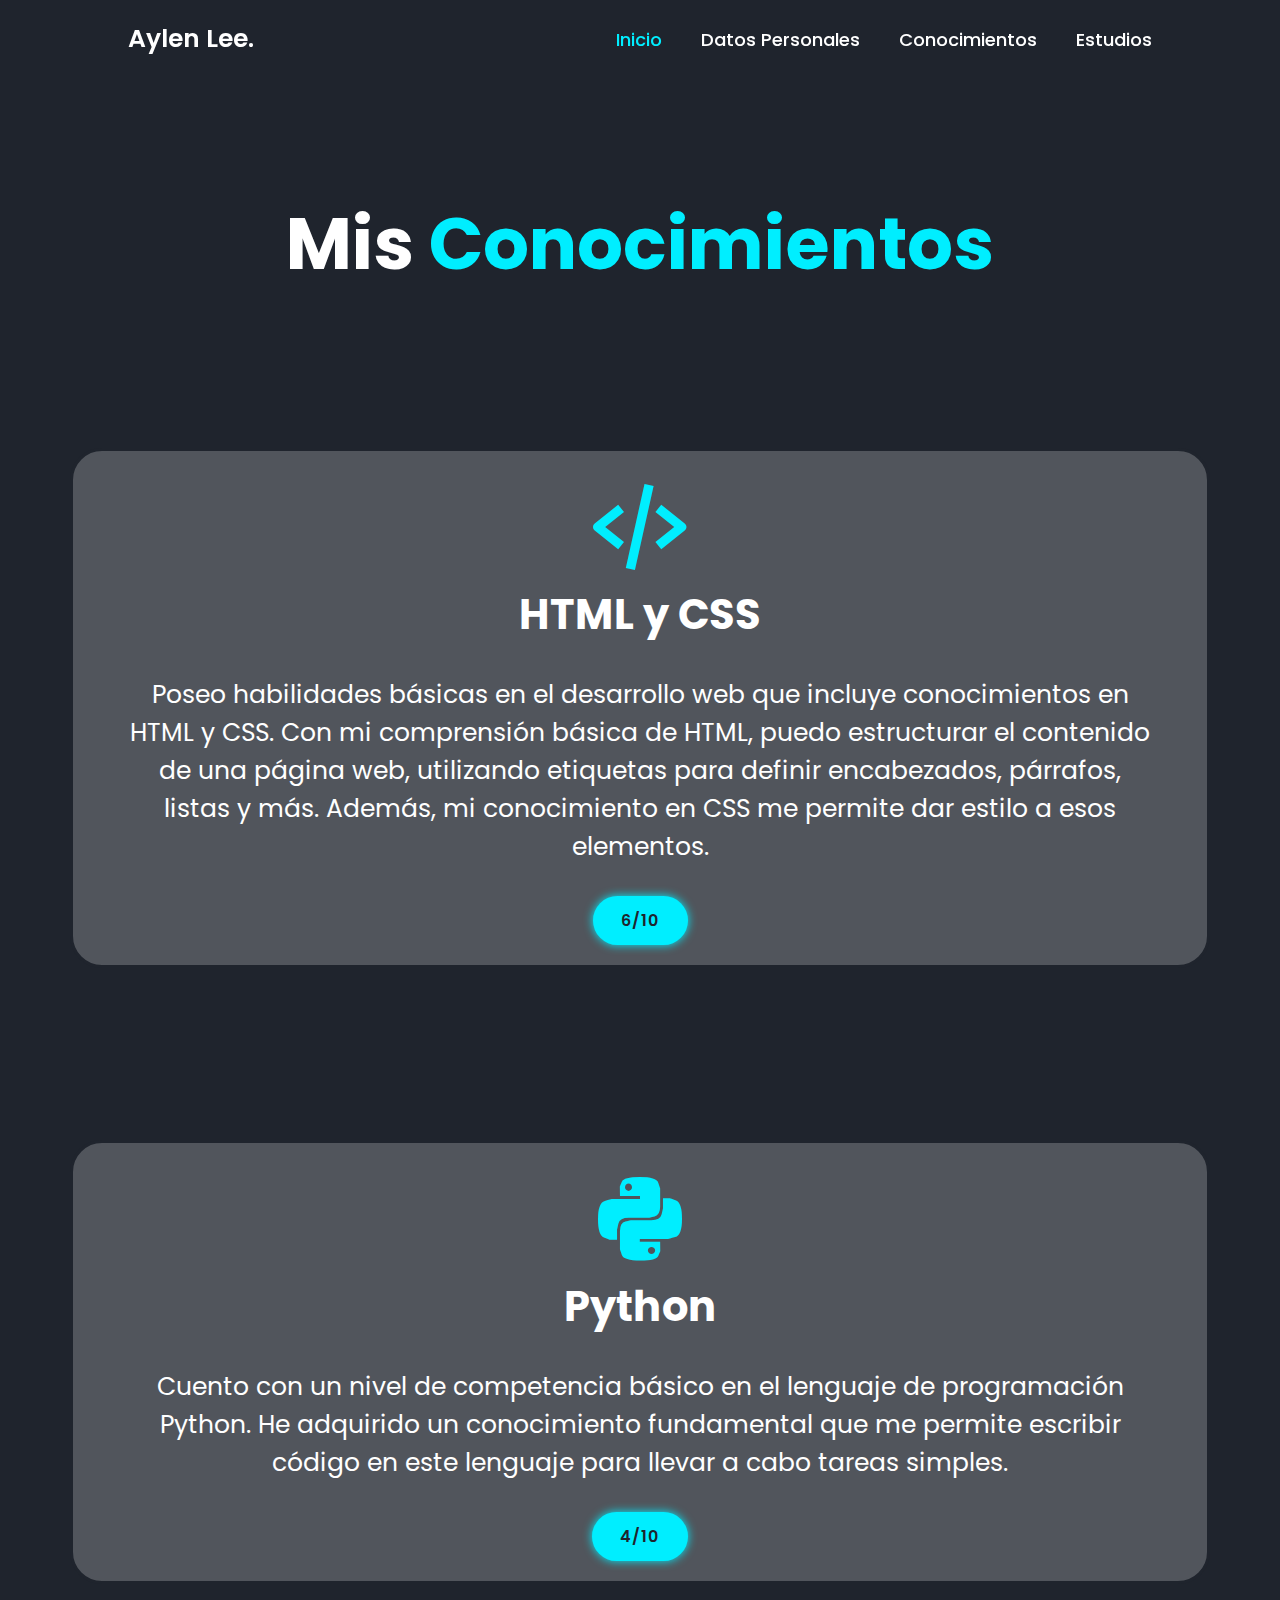
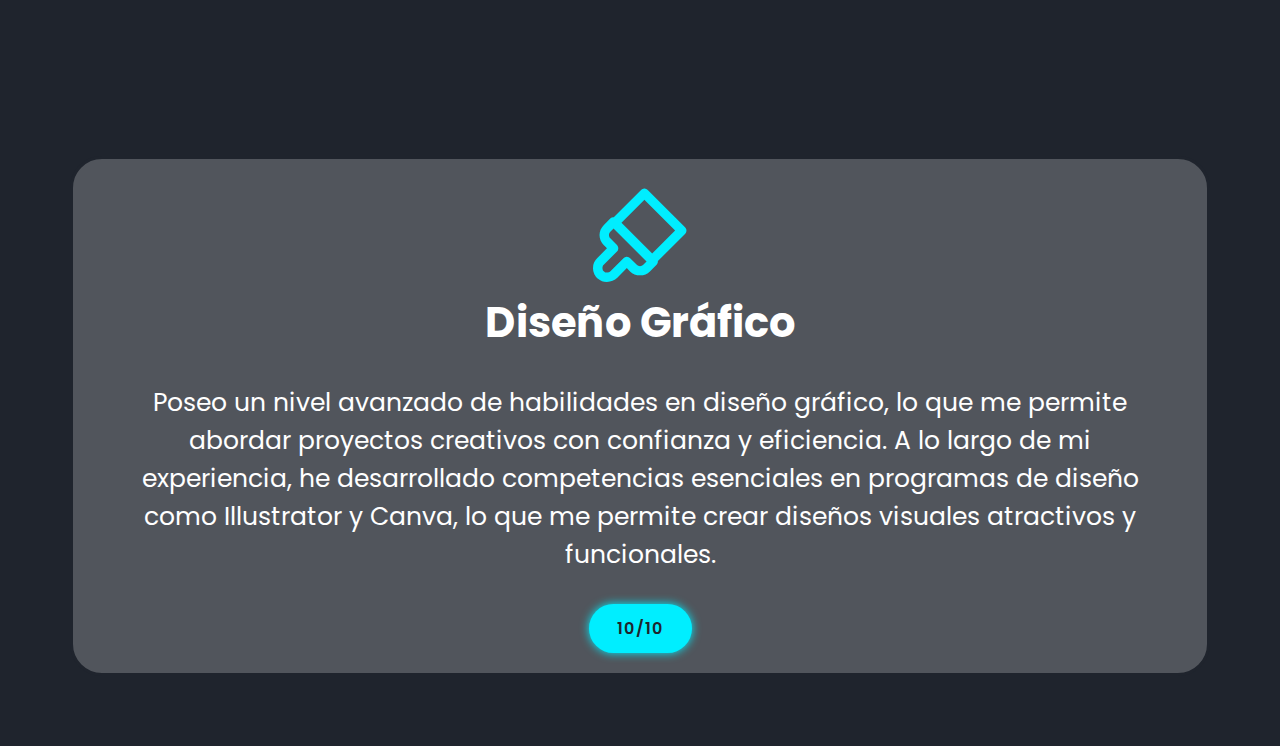
<file: conocimientos.html>
<!DOCTYPE html>
<html lang="en">

<head>
    <meta charset="UTF-8">
    <meta http-equiv="X-UA-Compatible" content="IE=edfe">
    <meta name="viewport" content="width=device-width,
    initial-scale=1.0">
    <link rel="stylesheet" href="estilos.css">
    <link rel="preconnect" href="https://fonts.googleapis.com">
    <link rel="preconnect" href="https://fonts.gstatic.com" crossorigin>
    <link href="https://fonts.googleapis.com/css2?family=Poppins:ital,wght@0,100;0,200;0,300;0,400;0,500;0,600;0,700;0,800;0,900;1,100;1,200;1,300;1,400;1,500;1,600;1,700;1,800;1,900&display=swap" rel="stylesheet">
    <link href='https://unpkg.com/boxicons@2.1.4/css/boxicons.min.css' rel='stylesheet'>
</head>

<body>

    <header class="header">
        <a href="#" class="logo">Aylen Lee.</a>

        <nav class="navbar">
            <a href="index.html" class="active">Inicio</a>
            <a href="datospersonales.html">Datos Personales</a>
            <a href="conocimientos.html">Conocimientos</a>
            <a href="estudios.html">Estudios</a>
        </nav>
    </header>

<section class="conocimientos" id="conocimientos">
    <h2 class="heading"> Mis <span>Conocimientos</span></h2>

    <div class="conocimientos-container">
        <div class="conocimientos-box">
            <i class='bx bx-code-alt'></i>
            <h3>HTML y CSS</h3>
            <p>Poseo habilidades básicas en el desarrollo web 
                que incluye conocimientos en HTML y CSS.
                Con mi comprensión básica de HTML, puedo estructurar el contenido de una página web, 
                utilizando etiquetas para definir encabezados, párrafos, listas y más. 
                Además, mi conocimiento en CSS me permite dar estilo a esos elementos.</p>
            <a href="#" class="btn">6/10</a>
        </div>

    <div class="conocimientos-container">
        <div class="conocimientos-box">
            <i class='bx bxl-python'></i>
            <h3>Python</h3>
            <p>Cuento con un nivel de competencia básico en el lenguaje
                de programación Python. He adquirido un conocimiento fundamental que me 
                permite escribir código en este lenguaje para llevar a cabo tareas simples.</p>
            <a href="#" class="btn">4/10</a>
        </div>

    <div class="conocimientos-container">
        <div class="conocimientos-box">
            <i class='bx bx-brush'></i>
            <h3>Diseño Gráfico</h3>
            <p>Poseo un nivel avanzado de habilidades en diseño gráfico, lo que me 
                permite abordar proyectos creativos con confianza y eficiencia.
                A lo largo de mi experiencia, he desarrollado competencias esenciales en programas de diseño como Illustrator y Canva, 
                lo que me permite crear diseños visuales atractivos y funcionales.</p>
            <a href="#" class="btn">10/10</a>
        </div>
    </div>

</section>
</body>
</html>
</file>
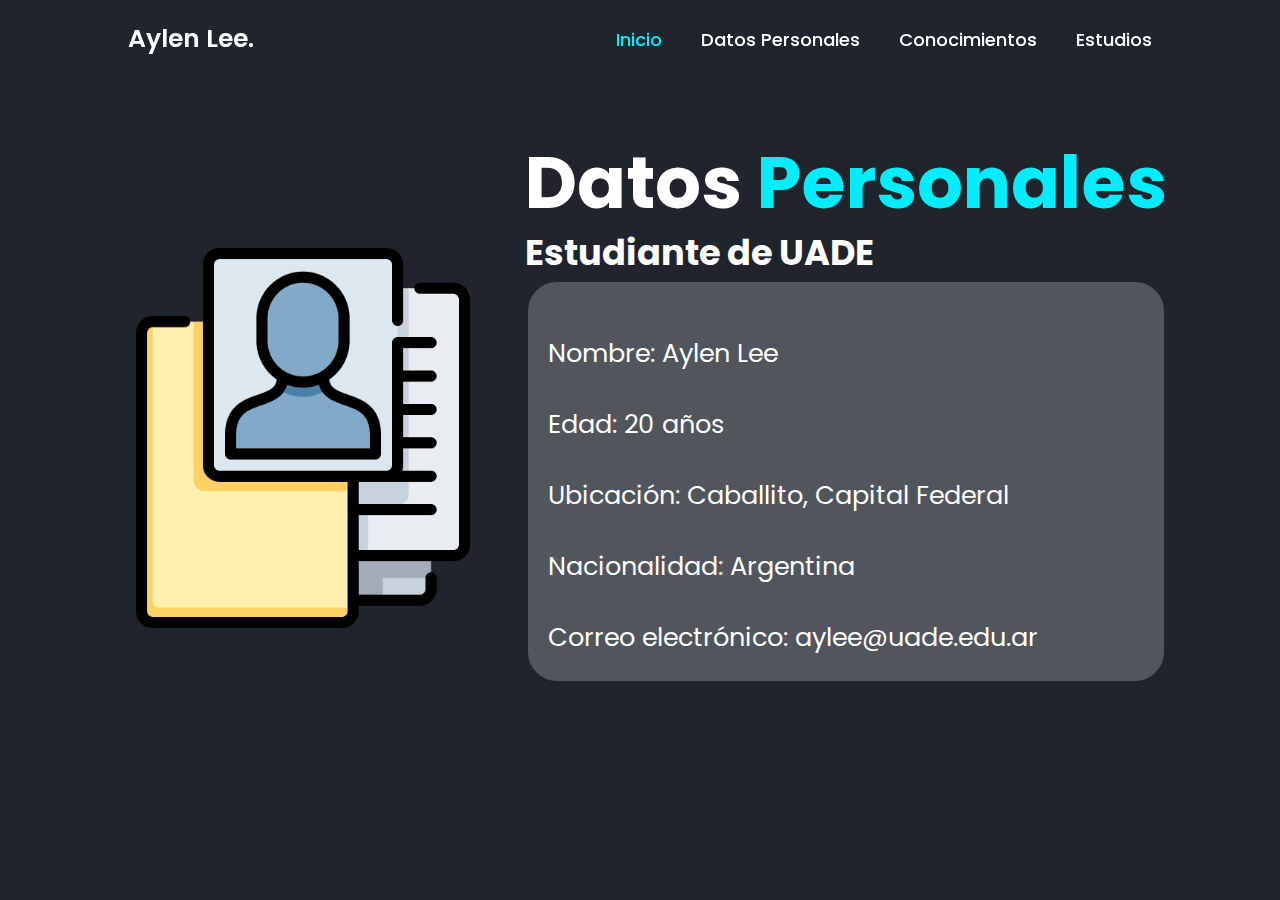
<file: datospersonales.html>
<!DOCTYPE html>
<html lang="en">
<head>
    <meta charset="UTF-8">
    <meta http-equiv="X-UA-Compatible" content="IE=edfe">
    <meta name="viewport" content="width=device-width,
    initial-scale=1.0">
    <link rel="stylesheet" href="estilos.css">
    <link rel="preconnect" href="https://fonts.googleapis.com">
    <link rel="preconnect" href="https://fonts.gstatic.com" crossorigin>
    <link href="https://fonts.googleapis.com/css2?family=Poppins:ital,wght@0,100;0,200;0,300;0,400;0,500;0,600;0,700;0,800;0,900;1,100;1,200;1,300;1,400;1,500;1,600;1,700;1,800;1,900&display=swap" rel="stylesheet">
    <link href='https://unpkg.com/boxicons@2.1.4/css/boxicons.min.css' rel='stylesheet'>
</head>

<body>
<header class="header">
    <a href="#" class="logo">Aylen Lee.</a>

    <nav class="navbar">
        <a href="index.html" class="active">Inicio</a>
        <a href="datospersonales.html">Datos Personales</a>
        <a href="conocimientos.html">Conocimientos</a>
        <a href="estudios.html">Estudios</a>
    </nav>
</header>

    <section class="about" id="about">
        <div class="about-img">
            <img src="about.png" alt="">
        </div>

        <div class="about-content">
            <h2 class="heading"> Datos <span>Personales</span></h2>
            <h3>Estudiante de UADE</h3>
            <div class="about-box">
                <p>Nombre: Aylen Lee</p>
                <p>Edad: 20 años</p>
                <p>Ubicación: Caballito, Capital Federal</p>
                <p>Nacionalidad: Argentina</p>
                <p>Correo electrónico: aylee@uade.edu.ar</p>
            </div>
        </div>
    </section>
</body>
</html>
</file>
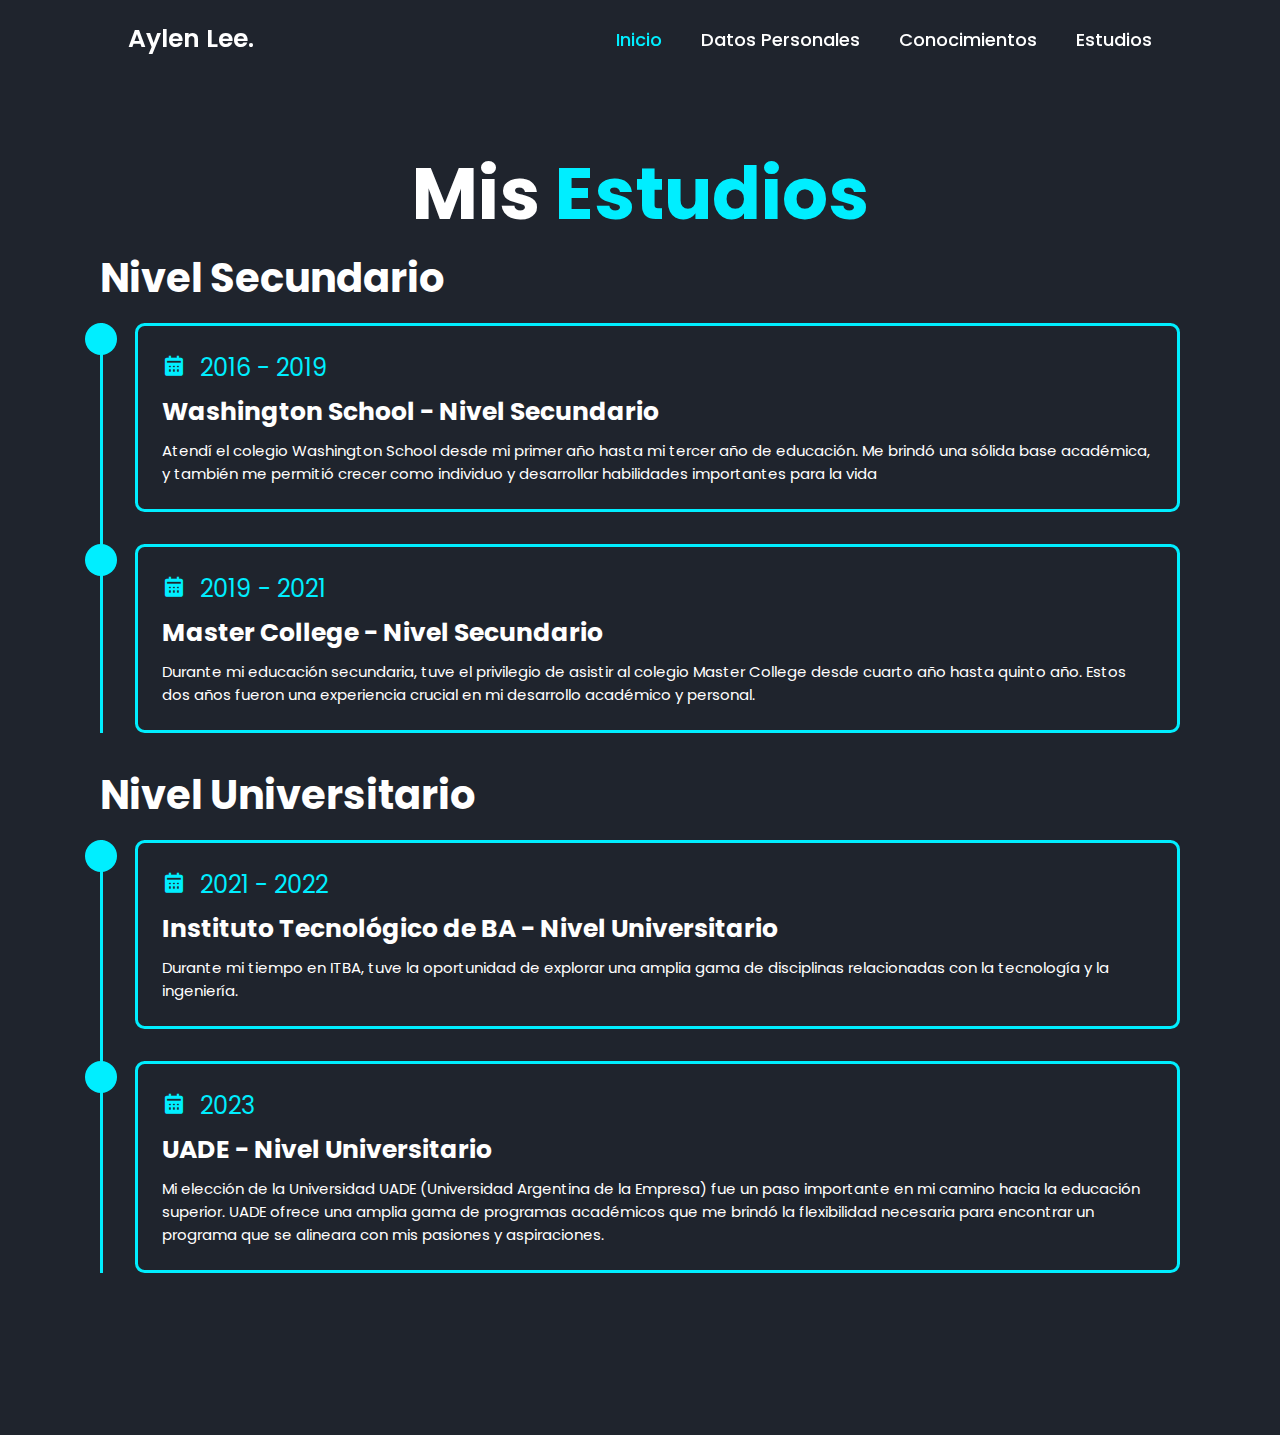
<file: estudios.html>
<!DOCTYPE html>
<html lang="en">

<head>
    <meta charset="UTF-8">
    <meta http-equiv="X-UA-Compatible" content="IE=edfe">
    <meta name="viewport" content="width=device-width,
    initial-scale=1.0">
    <link rel="stylesheet" href="estilos.css">
    <link rel="preconnect" href="https://fonts.googleapis.com">
    <link rel="preconnect" href="https://fonts.gstatic.com" crossorigin>
    <link href="https://fonts.googleapis.com/css2?family=Poppins:ital,wght@0,100;0,200;0,300;0,400;0,500;0,600;0,700;0,800;0,900;1,100;1,200;1,300;1,400;1,500;1,600;1,700;1,800;1,900&display=swap" rel="stylesheet">
    <link href='https://unpkg.com/boxicons@2.1.4/css/boxicons.min.css' rel='stylesheet'>
</head>

<body>

    <header class="header">
        <a href="#" class="logo">Aylen Lee.</a>

        <nav class="navbar">
            <a href="index.html" class="active">Inicio</a>
            <a href="datospersonales.html">Datos Personales</a>
            <a href="conocimientos.html">Conocimientos</a>
            <a href="estudios.html">Estudios</a>
        </nav>
    </header>

<section class="estudios" id="estudios">
    <h2 class="heading">Mis <span>Estudios</span></h2>
    <div class="estudios-row">
        <div class="estudios-column">
            <h3 class="title">Nivel Secundario</h3>

            <div class="estudios-box">
                <div class="estudios-content">
                    <div class="content">
                        <div class="year"><i class='bx bxs-calendar'></i> 2016 - 2019</div>
                        <h3>Washington School - Nivel Secundario</h3>
                        <p>Atendí el colegio Washington School desde mi primer año hasta mi tercer año de educación.
                            Me brindó una sólida base académica, y también me permitió crecer como 
                            individuo y desarrollar habilidades importantes para la vida</p>
                    </div>
                </div>

                <div class="estudios-content">
                    <div class="content">
                        <div class="year"><i class='bx bxs-calendar'></i> 2019 - 2021</div>
                        <h3>Master College - Nivel Secundario</h3>
                        <p>Durante mi educación secundaria, tuve el privilegio de asistir al colegio 
                            Master College desde cuarto año hasta quinto año. Estos dos años fueron 
                            una experiencia crucial en mi desarrollo académico y personal.</p>
                    </div>
                </div>
            </div>

        <div class="estudios2-column">
            <h3 class="title">Nivel Universitario</h3>

            <div class="estudios2-box">
                <div class="estudios2-content">
                    <div class="content">
                        <div class="year"><i class='bx bxs-calendar'></i> 2021 - 2022</div>
                        <h3>Instituto Tecnológico de BA - Nivel Universitario</h3>
                        <p>Durante mi tiempo en ITBA, tuve la oportunidad de explorar una amplia gama 
                            de disciplinas relacionadas con la tecnología y la ingeniería. </p>
                    </div>
                </div>

                <div class="estudios2-content">
                    <div class="content">
                        <div class="year"><i class='bx bxs-calendar'></i> 2023</div>
                        <h3>UADE - Nivel Universitario</h3>
                        <p>Mi elección de la Universidad UADE (Universidad Argentina de la Empresa) fue un 
                            paso importante en mi camino hacia la educación superior. UADE ofrece una amplia gama de programas académicos
                            que me brindó la flexibilidad necesaria para encontrar un programa que se alineara con mis pasiones y aspiraciones. </p>
                    </div>
                </div>
            </div>
        </div>
    </div>
</section>
</body>
</html>
</file>
<file: estilos.css>
* {
    margin: 0;
    padding: 0;
    box-sizing: border-box;
    font-family: 'Poppins', sans-serif;
}

body {
    background: #1f242d;
    color: #fff;
}

.header {
    position: fixed;
    top: 0;
    left: 0;
    width: 100%;
    padding: 20px 10%;
    background: transparent;
    display: flex;
    justify-content: space-between;
    align-items: center;
    z-index: 100;
}

.logo {
    font-size: 25px;
    color: #fff;
    text-decoration: none;
    font-weight: 600;
    cursor: default;
}

.navbar a {
    font-size: 18px;
    color: #fff;
    text-decoration: none;
    font-weight: 500;
    margin-left: 35px;
    transition: .3s;
}

.navbar a:hover,
.navbar a.active {
    color: #0ef;
}

.home {
    position: relative;
    width: 100%;
    height: 100vh;
    display: flex;
    justify-content: space-between;
    align-items: center;
    padding: 70px 10% 0;
}

.home-content {
    max-width: 600px;
}

.home-content h3 {
    font-size: 32px;
    font-weight: 700;
}

.home-content h3:nth-of-type(2) {
    margin-bottom: 30px;
}

.home-content h3 span {
    color: #0ef;
}

.home-content h1 {
    font-size: 56px;
    font-weight: 700;
    margin: -3px 0;
}

.home-img img {
    max-width: 450px;
}

.social-media a {
    display: inline-flex;
    justify-content: center;
    align-items: center;
    width: 40px;
    height: 40px;
    background: transparent;
    border: 2px solid #0ef;
    border-radius: 50%;
    font-size: 20px;
    color: #0ef;
    text-decoration: none;
    margin: 30px 15px 30px 0;
    transition: .5s ease;
}

.social-media a:hover {
    background: #0ef;
    color: #1f242d;
    box-shadow: 0 0 20px #0ef;
}

.btn {
    display: inline-block;
    padding: 12px 28px;
    background: #0ef;
    border-radius: 40px;
    box-shadow: 0 0 10px #0ef;
    font-size: 16px;
    color: #1f242d;
    letter-spacing: 1px;
    text-decoration: none;
    font-weight: 600;
}

.about {
    display: flex;
    justify-content: center;
    align-items: center;
    gap: 2rem;
    background: ver;
}

.about-content h2 span {
    color: #0ef;
}

.about {
    display: flex;
    justify-content: center;
    align-items: center;
    gap: 2rem;
    background: var(--second-bg-color);
}

.about-img img {
    width: 35vw;
}

.about-content {
    margin-top: -50px;
}

.heading {
    text-align: center;
    font-size: 4.5rem;
    margin-top: 190px;
}

.about-content h2 {
    text-align: center;
    line-height: 1.2;
}

.about-content h3 {
    font-size: 2.2rem;
}

.about-img {
    margin-top: 200px;
}

.about-img img {
    max-width: 380px;
}

.about-content p {
    font-size: 1.6rem;
    margin: 2rem 0 0.2rem;
}

.about-content .about-box {
    flex: auto;
    background: #ffffff3a;
    padding: 20px;
    border-radius: 2rem;
    border: .2rem solid #1f242d;
}

.conocimientos h2 {
    margin-bottom: 5rem;
}

.conocimientos-container {
    display: flex;
    justify-content: center;
    align-items: center;
    flex-wrap: wrap;
    gap: 2rem;
}

.conocimientos-container .conocimientos-box {
    flex: auto;
    background: #ffffff3a;
    padding: 20px;
    margin: 70px;
    border-radius: 2rem;
    text-align: center;
    border: .2rem solid #1f242d;
    transition: .5s ease;
}

.conocimientos-container .conocimientos-box:hover {
    border-color: #0ef;
    transform: scale(1.02);
}

.conocimientos-box i {
    font-size: 7rem;
    color: #0ef;
}

.conocimientos-box h3 {
    font-size: 2.6rem;
}

.conocimientos-box p {
    font-size: 25px;
    margin: 30px;
}

.conocimientos span {
    color: #0ef;
}

.estudios {
    display: flex;
    justify-content: center;
    align-items: center;
    flex-direction: column;
    min-height: auto;
    padding-bottom: 80px;
    margin-left: 100px;
    margin-right: 100px;
    margin-top: -50px;
}

.estudios span {
    color: #0ef;
}

.estudios .estudios-row {
    display: flex;
    flex-wrap: wrap;
    gap: 80px;
}

.estudios-row .estudios-column {
    flex: 16 16 640px;
}

.estudios-column .title {
    font-size: 40px;
    margin: 16 16 24px 32px;
    margin-bottom: 15px;
}

.estudios-column .estudios-box {
    border-left: .2rem solid #0ef;
}

.estudios2-column .estudios2-box {
    border-left: .2rem solid #0ef;
}

.estudios-box .estudios-content {
    position: relative;
    padding-left: 32px;
}

.estudios-box .estudios-content::before {
    content: '';
    position: absolute;
    left: -1.1rem;
    top: 0;
    width: 32px;
    height: 32px;
    background: #0ef;
    border-radius: 50%;
}

.estudios2-box .estudios2-content {
    position: relative;
    padding-left: 32px;
}

.estudios2-box .estudios2-content::before {
    content: '';
    position: absolute;
    left: -1.1rem;
    top: 0;
    width: 32px;
    height: 32px;
    background: #0ef;
    border-radius: 50%;
}

.estudios-content .content {
    position: relative;
    padding: 24px;
    border: .2rem solid #0ef;
    border-radius: .6rem;
    margin-bottom: 2rem;
    overflow: hidden;
}

.estudios-content .content::before {
    content: '';
    position: absolute;
    top: 0;
    left: 0;
    width: 0;
    height: 100%;
    background: rgba(0, 238, 255, 0.439);
    z-index: -1;
    transition: .5s;
}

.estudios-content .content:hover::before {
    width: 100%;
}

.estudios2-content .content {
    position: relative;
    padding: 24px;
    border: .2rem solid #0ef;
    border-radius: .6rem;
    margin-bottom: 2rem;
}

.estudios2-content .content::before {
    content: '';
    position: absolute;
    top: 0;
    left: 0;
    width: 0;
    height: 100%;
    background: rgba(0, 238, 255, 0.439);
    z-index: -1;
    transition: .5s;
}

.estudios2-content .content:hover::before {
    width: 100%;
}

.estudios-content .content .year {
    font-size: 24px;
    color: #0ef;
    padding-bottom: .5rem;
}

.estudios2-content .content .year {
    font-size: 24px;
    color: #0ef;
    padding-bottom: .5rem;
}

.estudios-content .content .year i {
    padding-right: 8px;
}

.estudios2-content .content .year i {
    padding-right: 8px;
}

.estudios-content .content h3 {
    font-size: 25px;
}

.estudios2-content .content h3 {
    font-size: 25px;
}

.estudios-content .content p {
    font-size: 15px;
    padding-top: 8px;
}

.estudios2-content .content p {
    font-size: 15px;
    padding-top: 8px;
}

@media (max-width: 873px) {
    html {
        font-size: 40%;
    }

    .home .home-img {
        display: none;
    }   
}

@media (max-width: 873px) {
    .home .home-content {
        max-width: 50rem;
    }
}

@media (max-width: 800px) {
    .navbar {
        position: absolute;
        top: 100%;
        left: 0;
        width: 100%;
        padding: 1rem 3%;
        background-color: #1f242d;
        border-top: .1rem solid rgba(0, 0, 0, .2);
        box-shadow: 0 .5rem 1rem rgba(0, 0, 0, .1);
    }

    .navbar a {
        font-size: 1.7rem;
    }

    .navbar a.active,
    .navbar a:hover {
        color: #0ef;
    }

    .home {
        margin-top: 150px;
        padding: 0 3% 23rem;
        justify-content: center;
        text-align: center;
    }

    .home-content h3 {
        font-size: 2.6rem;
    }

    .home-content h1 {
        font-size: 5rem;
    }

    .home-content .social-media a {
        margin: 2.5rem .75rem 3rem;
    }

    .about {
        flex-direction: column-reverse;
        margin-top: 100px;
        text-align: center;
    }
    
    .about-content h3 {
        font-size: 3rem;
    }

    .about-content p {
        font-size: 2.1rem;
    }

    .about-img img {
       display: none;
    }

    .conocimientos h2,
    .estudios {
        margin-bottom: 3rem;
    }

    .estudios .estudios-row {
        text-align: center;
    }

    .estudios .estudios-box {
        font-size: 50px;
        text-align: left;
    }

    .estudios .estudios2-box {
        font-size: 30px;
        text-align: left;
    }

    .estudios2-box .estudios2-content::before {
        margin-left: -10px;
    }

    .estudios-box .estudios-content::before {
        margin-left: -10px;
    }

    .estudios-content .content h3 {
        font-size: 18px;
    }

    .estudios2-content .content h3 {
        font-size: 18px;
    }

    .estudios-content .content .year {
        font-size: 20px;
    }

    .estudios2-content .content .year {
        font-size: 20px;
    }

    .estudios-content .content p {
        font-size: 13px;
    }

    .estudios2-content .content p {
        font-size: 13px;
    }

    .estudios-column .title {
        font-size: 45px; 
    }

    .conocimientos-box p {
        font-size: 13px;
    }

    .conocimientos-box h3 {
        font-size: 20px;
    }

    .conocimientos-box {
        max-width: 100%;
    }
}
  
h5 {
    text-align: center;
    padding-bottom: 20px;
    font-size: 40px;
}

body {
    font-family: Arial, sans-serif;
    margin: 0;
    padding: 0;
  }
  
  .carousel {
    position: relative;
    width: 50%;
    margin: 50px auto;
    overflow: hidden;
  }
  
  .carousel-images {
    display: flex;
    transition: transform 0.5s ease;
  }
  
  .carousel-images img {
    width: 100%;
    height: auto;
  }
  
  button {
    position: absolute;
    top: 50%;
    transform: translateY(-50%);
    border: none;
    background-color: #333;
    color: white;
    padding: 10px 20px;
    cursor: pointer;
  }
  
  #prevBtn {
    left: 10px;
  }
  
  #nextBtn {
    right: 10px;
  }
</file>
